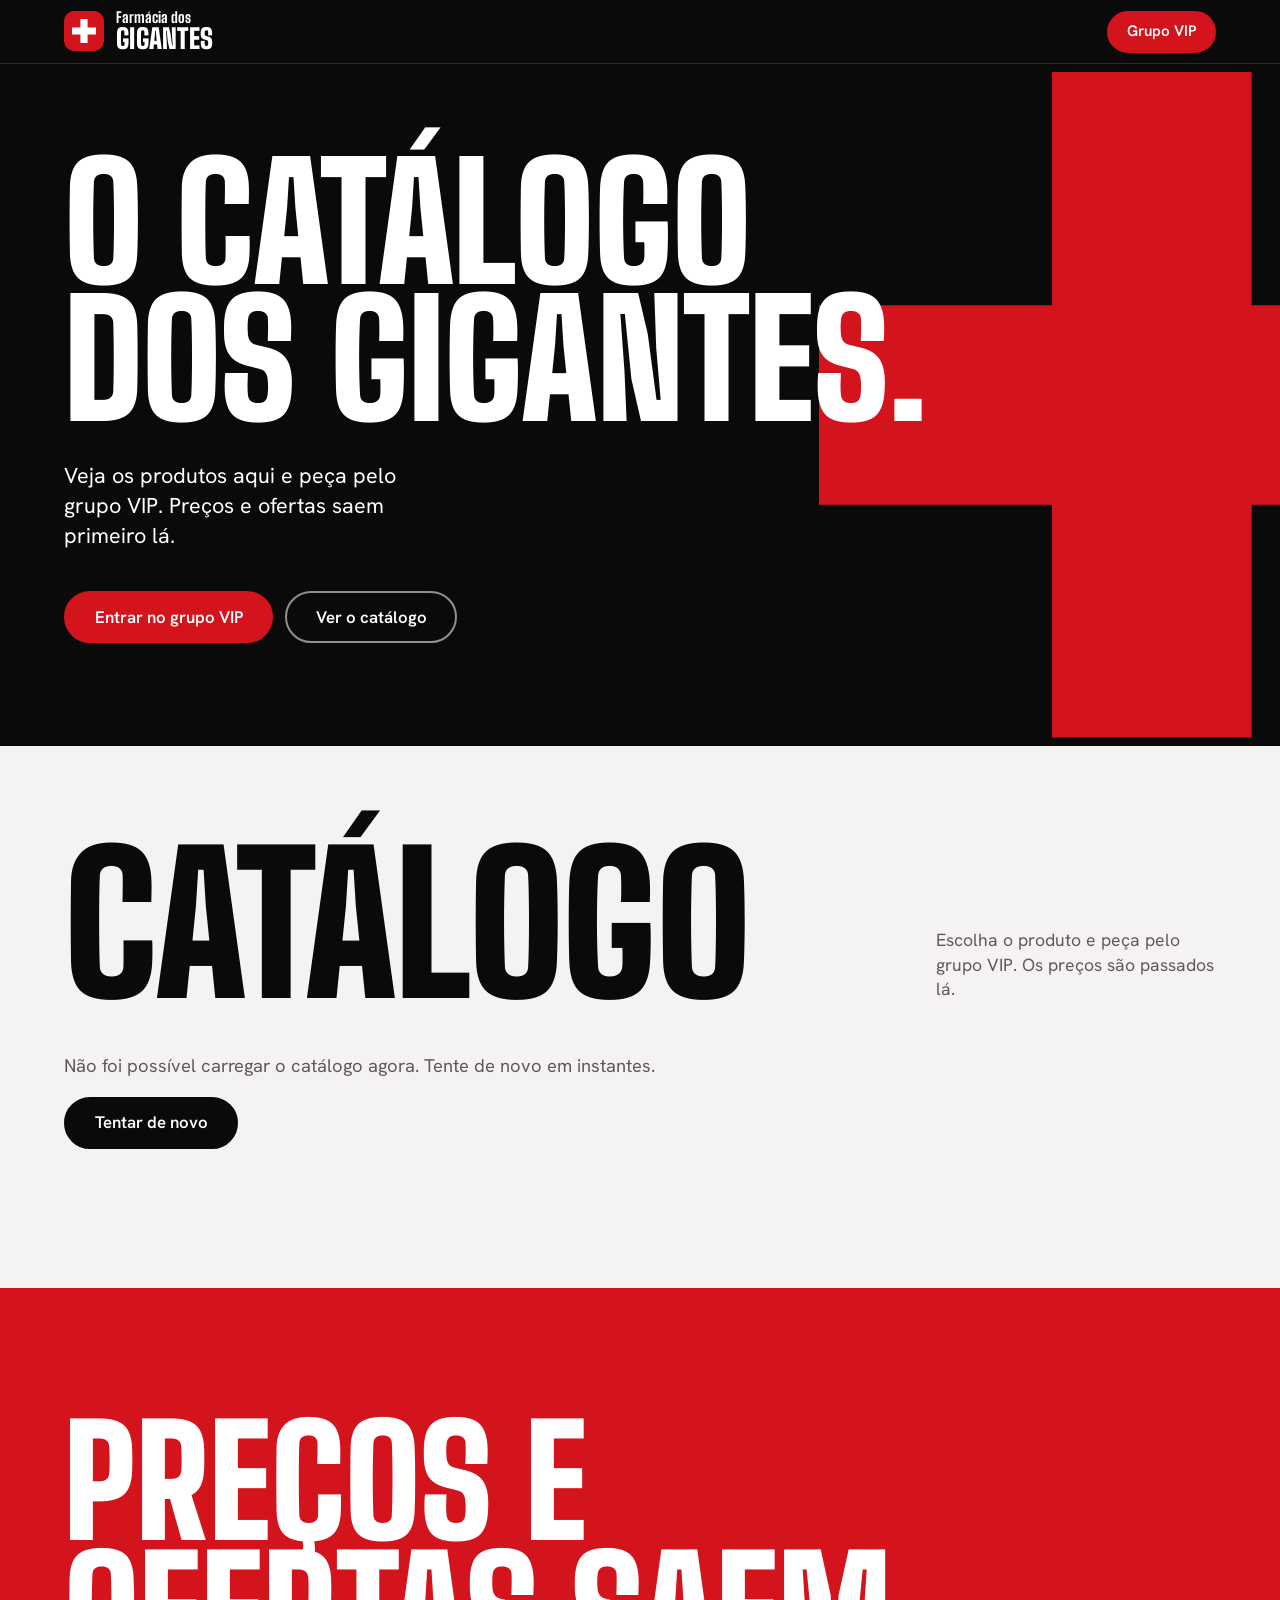
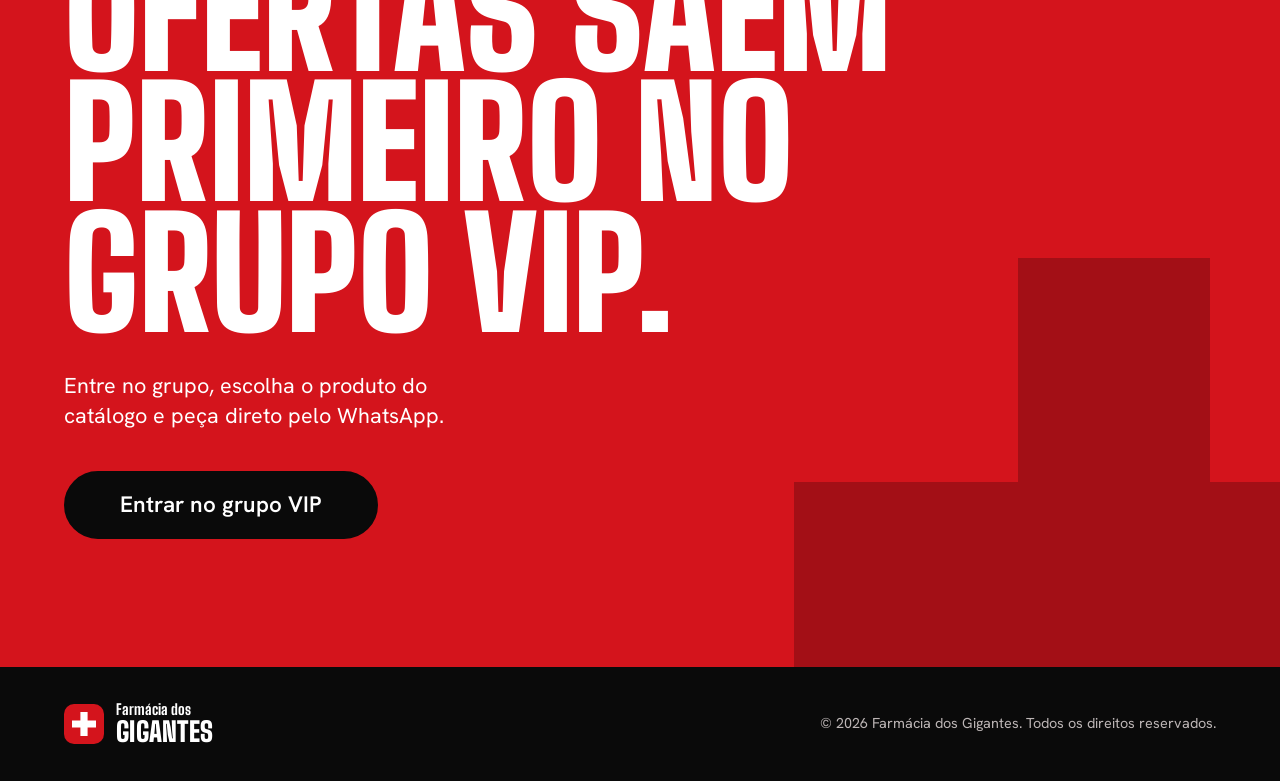
<file: index.html>
<!doctype html>
<html lang="pt-BR">
<head>
  <meta charset="utf-8">
  <meta name="viewport" content="width=device-width, initial-scale=1">
  <title>Farmácia dos Gigantes | Catálogo e grupo VIP</title>
  <meta name="description" content="Catálogo da Farmácia dos Gigantes. Veja os produtos e peça pelo nosso grupo VIP no WhatsApp, onde saem os preços e as ofertas.">
  <meta name="theme-color" content="#0A0A0A">

  <meta property="og:type" content="website">
  <meta property="og:locale" content="pt_BR">
  <meta property="og:site_name" content="Farmácia dos Gigantes">
  <meta property="og:title" content="Farmácia dos Gigantes | Catálogo e grupo VIP">
  <meta property="og:description" content="Veja o catálogo e peça pelo nosso grupo VIP no WhatsApp.">
  <meta property="og:url" content="https://farmacia-dos-gigantes.github.io/">
  <meta property="og:image" content="https://farmacia-dos-gigantes.github.io/assets/og-image.png">
  <meta property="og:image:width" content="1200">
  <meta property="og:image:height" content="630">
  <meta name="twitter:card" content="summary_large_image">

  <link rel="icon" href="assets/favicon.svg" type="image/svg+xml">
  <link rel="apple-touch-icon" href="assets/apple-touch-icon.png">

  <link rel="preload" href="assets/fonts/big-shoulders.woff2" as="font" type="font/woff2" crossorigin>
  <link rel="stylesheet" href="style.css">

  <script type="application/ld+json">
  {
    "@context": "https://schema.org",
    "@type": "Pharmacy",
    "name": "Farmácia dos Gigantes",
    "url": "https://farmacia-dos-gigantes.github.io/",
    "description": "Catálogo de produtos da Farmácia dos Gigantes, com preços e ofertas no grupo VIP do WhatsApp."
  }
  </script>
</head>
<body>
  <!-- Símbolo da cruz, usado na logo e nos blocos grandes -->
  <svg width="0" height="0" style="position:absolute" aria-hidden="true" focusable="false">
    <symbol id="cruz" viewBox="0 0 100 100"><path d="M35 0h30v35h35v30H65v35H35V65H0V35h35z"/></symbol>
  </svg>

  <a class="skip" href="#catalogo">Pular para o catálogo</a>

  <header class="top">
    <a class="brand" href="#inicio">
      <svg class="brand__mark" viewBox="0 0 40 40" aria-hidden="true" focusable="false">
        <rect width="40" height="40" rx="10" fill="#D4141C"/>
        <use href="#cruz" x="8" y="8" width="24" height="24" fill="#fff"/>
      </svg>
      <span class="brand__text"><span>Farmácia dos</span><strong>Gigantes</strong></span>
    </a>
    <a class="btn btn--sm" data-group-link href="#grupo">Grupo VIP</a>
  </header>

  <main>
    <section class="hero" id="inicio">
      <svg class="hero__cruz" viewBox="0 0 100 100" aria-hidden="true" focusable="false"><use href="#cruz"/></svg>
      <div class="hero__in">
        <h1>O catálogo<br>dos Gigantes.</h1>
        <p>Veja os produtos aqui e peça pelo grupo VIP. Preços e ofertas saem primeiro lá.</p>
        <div class="hero__actions">
          <a class="btn" data-group-link href="#grupo">Entrar no grupo VIP</a>
          <a class="btn btn--ghost" href="#catalogo">Ver o catálogo</a>
        </div>
      </div>
    </section>

    <section class="catalog" id="catalogo" aria-labelledby="catalogo-titulo">
      <div class="catalog__in">
        <div class="catalog__head">
          <h2 id="catalogo-titulo">Catálogo</h2>
          <p>Escolha o produto e peça pelo grupo VIP. Os preços são passados lá.</p>
        </div>

        <p class="catalog__status" id="status" role="status">Carregando o catálogo...</p>
        <ul class="grid" id="produtos"></ul>
        <noscript><p class="catalog__status">Ative o JavaScript do navegador para ver o catálogo.</p></noscript>
      </div>
    </section>

    <section class="vip" id="grupo">
      <svg class="vip__cruz" viewBox="0 0 100 100" aria-hidden="true" focusable="false"><use href="#cruz"/></svg>
      <div class="vip__in">
        <h2>Preços e ofertas saem primeiro no grupo VIP.</h2>
        <p>Entre no grupo, escolha o produto do catálogo e peça direto pelo WhatsApp.</p>
        <a class="btn btn--dark btn--xl" data-group-link href="#grupo">Entrar no grupo VIP</a>
      </div>
    </section>
  </main>

  <footer class="foot">
    <div class="foot__in">
      <a class="brand" href="#inicio">
        <svg class="brand__mark" viewBox="0 0 40 40" aria-hidden="true" focusable="false">
          <rect width="40" height="40" rx="10" fill="#D4141C"/>
          <use href="#cruz" x="8" y="8" width="24" height="24" fill="#fff"/>
        </svg>
        <span class="brand__text"><span>Farmácia dos</span><strong>Gigantes</strong></span>
      </a>
      <p>&copy; 2026 Farmácia dos Gigantes. Todos os direitos reservados.</p>
    </div>
  </footer>

  <div class="toast" role="status" hidden></div>
  <script src="script.js" defer></script>
</body>
</html>
</file>
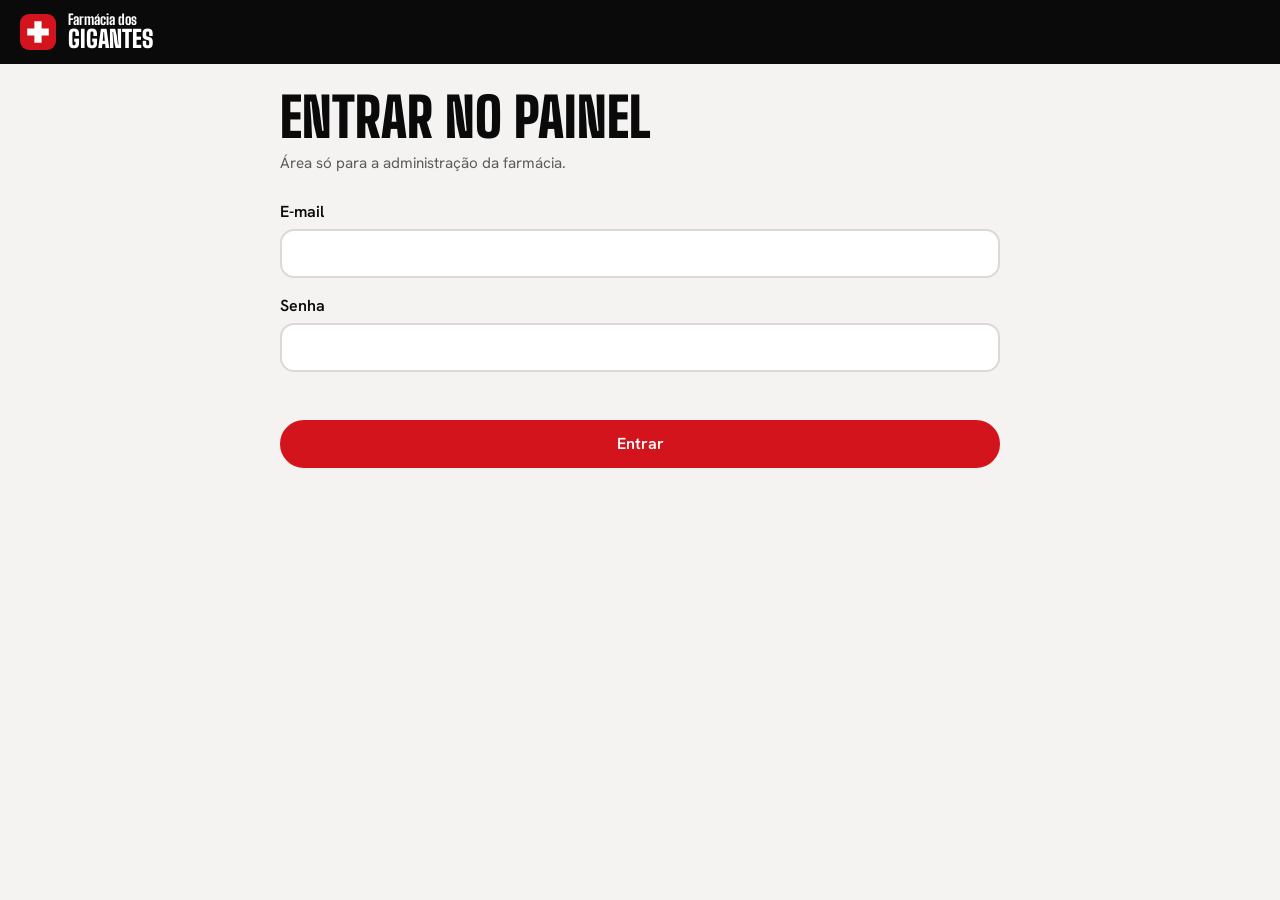
<file: admin/index.html>
<!doctype html>
<html lang="pt-BR">
<head>
  <meta charset="utf-8">
  <meta name="viewport" content="width=device-width, initial-scale=1">
  <title>Painel | Farmácia dos Gigantes</title>
  <meta name="robots" content="noindex, nofollow">
  <meta name="theme-color" content="#0A0A0A">
  <link rel="icon" href="../assets/favicon.svg" type="image/svg+xml">
  <link rel="stylesheet" href="admin.css">
</head>
<body>
  <header class="bar">
    <span class="brand">
      <svg class="brand__mark" viewBox="0 0 40 40" aria-hidden="true" focusable="false">
        <rect width="40" height="40" rx="10" fill="#D4141C"/>
        <path fill="#fff" d="M16 8h8v8h8v8h-8v8h-8v-8H8v-8h8z"/>
      </svg>
      <span class="brand__text"><span>Farmácia dos</span><strong>Gigantes</strong></span>
    </span>
    <button type="button" class="btn btn--ghost btn--sm" id="sair" hidden>Sair</button>
  </header>

  <main class="wrap">
    <p id="carregando" role="status">Carregando...</p>

    <section id="login" hidden aria-labelledby="login-titulo">
      <h1 id="login-titulo">Entrar no painel</h1>
      <p class="hint">Área só para a administração da farmácia.</p>
      <form id="login-form" class="stack" autocomplete="on">
        <label for="l-email">E-mail</label>
        <input id="l-email" type="email" autocomplete="username" required>
        <label for="l-senha">Senha</label>
        <input id="l-senha" type="password" autocomplete="current-password" required>
        <p class="erro" id="login-erro" role="alert"></p>
        <button type="submit" class="btn btn--red" id="login-btn">Entrar</button>
      </form>
    </section>

    <section id="painel" hidden aria-labelledby="painel-titulo">
      <div class="head">
        <h1 id="painel-titulo">Produtos</h1>
        <button type="button" class="btn btn--red" id="novo">Novo produto</button>
      </div>
      <p class="hint">A ordem desta lista é a ordem do site. Produto escondido não aparece para os clientes.</p>
      <p class="msg" id="msg" role="status"></p>
      <ol class="lista" id="lista"></ol>
      <p class="rodape"><a href="../">Ver o site</a></p>
    </section>
  </main>

  <dialog id="dlg" aria-labelledby="dlg-titulo">
    <form id="form" class="stack" novalidate>
      <h2 id="dlg-titulo">Novo produto</h2>

      <div class="foto">
        <div class="foto__box">
          <img id="f-prev" alt="" hidden>
          <span id="f-vazio">Sem foto</span>
        </div>
        <div class="foto__acoes">
          <input id="f-foto" type="file" accept="image/*" class="visually-hidden">
          <label class="btn btn--dark btn--sm" for="f-foto">Escolher foto</label>
          <button type="button" class="btn btn--ghost-dark btn--sm" id="f-remover" hidden>Tirar foto</button>
        </div>
      </div>

      <label for="f-nome">Nome do produto</label>
      <input id="f-nome" maxlength="120" required>

      <label for="f-desc">Descrição (opcional)</label>
      <textarea id="f-desc" rows="3" maxlength="300"></textarea>

      <div class="duas">
        <div>
          <label for="f-preco">Preço (R$)</label>
          <input id="f-preco" inputmode="decimal" placeholder="Ex.: 29,90">
        </div>
        <div>
          <label for="f-promo">Preço promocional (R$)</label>
          <input id="f-promo" inputmode="decimal" placeholder="Ex.: 24,90">
        </div>
      </div>
      <p class="hint">Sem preço, o cartão mostra "Consulte no grupo". Com promoção, o preço normal aparece riscado.</p>

      <label class="check"><input id="f-ativo" type="checkbox" checked> Mostrar este produto no site</label>

      <p class="erro" id="f-erro" role="alert"></p>
      <div class="botoes">
        <button type="button" class="btn btn--ghost-dark" id="f-cancelar">Cancelar</button>
        <button type="submit" class="btn btn--red" id="f-salvar">Salvar</button>
      </div>
    </form>
  </dialog>

  <script src="admin.js" defer></script>
</body>
</html>
</file>
<file: style.css>
/* Farmácia dos Gigantes — vermelho e preto, catálogo em primeiro plano */

@font-face {
  font-family: "Big Shoulders Display";
  src: url(assets/fonts/big-shoulders.woff2) format("woff2");
  font-weight: 800 900;
  font-display: swap;
}
@font-face {
  font-family: "Hanken Grotesk";
  src: url(assets/fonts/hanken.woff2) format("woff2");
  font-weight: 400 600;
  font-display: swap;
}

:root {
  --preto: #0a0a0a;
  --vermelho: #d4141c;
  --vermelho-vivo: #ff4a4f;
  --gelo: #f5f3f2;
  --cinza: #5f5959;
  --branco: #ffffff;

  --display: "Big Shoulders Display", "Arial Narrow", Impact, sans-serif;
  --texto: "Hanken Grotesk", system-ui, -apple-system, "Segoe UI", sans-serif;

  --gutter: clamp(20px, 5vw, 64px);
  --max: 1320px;
  --header: 64px;
  --focus: var(--vermelho-vivo);
}

*, *::before, *::after { box-sizing: border-box; }

html {
  scroll-behavior: smooth;
  scroll-padding-top: calc(var(--header) + 16px);
  -webkit-text-size-adjust: 100%;
}

body {
  margin: 0;
  background: var(--preto);
  color: var(--branco);
  font-family: var(--texto);
  font-size: 1rem;
  line-height: 1.5;
  -webkit-font-smoothing: antialiased;
}

h1, h2, h3, p, ul { margin: 0; }
ul { padding: 0; list-style: none; }
a { color: inherit; }

:focus-visible {
  outline: 3px solid var(--focus);
  outline-offset: 3px;
}

.skip {
  position: absolute;
  left: 16px;
  top: -80px;
  z-index: 100;
  padding: 10px 16px;
  border-radius: 999px;
  background: var(--branco);
  color: var(--preto);
  font-weight: 600;
}
.skip:focus { top: 12px; }

/* ---------- botões ---------- */
.btn {
  display: inline-flex;
  align-items: center;
  justify-content: center;
  min-height: 52px;
  padding: 0.7em 1.7em;
  border: 2px solid var(--vermelho);
  border-radius: 999px;
  background: var(--vermelho);
  color: var(--branco);
  font-family: var(--texto);
  font-size: 1.05rem;
  font-weight: 600;
  line-height: 1.1;
  text-align: center;
  text-decoration: none;
  cursor: pointer;
  transition: background-color 0.18s, color 0.18s, border-color 0.18s;
}
.btn:hover { background: var(--branco); border-color: var(--branco); color: var(--preto); }

.btn--sm { min-height: 42px; padding: 0.5em 1.2em; font-size: 0.95rem; }

.btn--ghost { background: transparent; border-color: rgba(255, 255, 255, 0.55); }
.btn--ghost:hover { background: var(--branco); border-color: var(--branco); color: var(--preto); }

.btn--dark { background: var(--preto); border-color: var(--preto); }
.btn--dark:hover { background: var(--vermelho); border-color: var(--vermelho); color: var(--branco); }

.btn--xl { min-height: 68px; padding: 0.7em 2.4em; font-size: clamp(1.1rem, 2.6vw, 1.4rem); }

/* ---------- topo ---------- */
.top {
  position: sticky;
  top: 0;
  z-index: 50;
  display: flex;
  align-items: center;
  justify-content: space-between;
  gap: 16px;
  min-height: var(--header);
  padding: 8px var(--gutter);
  background: var(--preto);
  border-bottom: 1px solid rgba(255, 255, 255, 0.14);
}

.brand {
  display: inline-flex;
  align-items: center;
  gap: 12px;
  text-decoration: none;
}
.brand__mark { width: 40px; height: 40px; flex: none; }
.brand__text { display: flex; flex-direction: column; line-height: 1; font-family: var(--display); }
.brand__text span { font-size: 0.92rem; font-weight: 800; }
.brand__text strong { font-size: 1.7rem; font-weight: 900; text-transform: uppercase; letter-spacing: 0.01em; }

/* ---------- abertura ---------- */
.hero {
  position: relative;
  overflow: hidden;
  isolation: isolate;
  background: var(--preto);
}

.hero__cruz {
  position: absolute;
  z-index: -1;
  top: 50%;
  right: -16vw;
  width: clamp(300px, 52vw, 700px);
  height: auto;
  fill: var(--vermelho);
  transform: translateY(-50%);
  animation: cruz-entra 0.9s cubic-bezier(0.2, 0.8, 0.2, 1) both;
}

@keyframes cruz-entra {
  from { opacity: 0; transform: translateY(-50%) rotate(-30deg) scale(0.7); }
  to { opacity: 1; transform: translateY(-50%) rotate(0) scale(1); }
}

.hero__in {
  max-width: var(--max);
  margin: 0 auto;
  padding: clamp(32px, 7vw, 96px) var(--gutter) clamp(40px, 8vw, 112px);
}

.hero h1 {
  font-family: var(--display);
  font-size: clamp(3.6rem, 13vw, 10rem);
  font-weight: 900;
  line-height: 0.86;
  letter-spacing: -0.005em;
  text-transform: uppercase;
}

.hero p {
  max-width: 30ch;
  margin-top: clamp(20px, 3vw, 32px);
  font-size: clamp(1.1rem, 2.2vw, 1.35rem);
  line-height: 1.4;
}

.hero__actions {
  display: flex;
  flex-wrap: wrap;
  gap: 12px;
  margin-top: clamp(24px, 3.5vw, 40px);
}

/* ---------- catálogo ---------- */
.catalog {
  --focus: var(--preto);
  background: var(--gelo);
  color: var(--preto);
  padding: clamp(52px, 8vw, 112px) var(--gutter) clamp(64px, 9vw, 128px);
}

.catalog__in { max-width: var(--max); margin: 0 auto; }

.catalog__head {
  display: flex;
  flex-wrap: wrap;
  align-items: flex-end;
  justify-content: space-between;
  gap: 16px 48px;
  margin-bottom: clamp(28px, 4vw, 56px);
}

.catalog h2 {
  font-family: var(--display);
  font-size: clamp(4.4rem, 15vw, 12rem);
  font-weight: 900;
  line-height: 0.8;
  letter-spacing: -0.01em;
  text-transform: uppercase;
}

.catalog__head p {
  max-width: 28ch;
  color: var(--cinza);
  font-size: 1.1rem;
  line-height: 1.4;
}

.grid {
  display: grid;
  grid-template-columns: 1fr;
  gap: clamp(16px, 2.4vw, 32px);
}

.card {
  display: flex;
  flex-direction: column;
  overflow: hidden;
  border-radius: clamp(24px, 3vw, 40px);
  background: var(--branco);
}

.media {
  position: relative;
  isolation: isolate;
  overflow: hidden;
  aspect-ratio: 4 / 3;
  background: var(--bg);
}

.media[data-tone="vermelho"] { --bg: var(--vermelho); }
.media[data-tone="preto"] { --bg: var(--preto); }

/* disco de luz atrás da foto */
.media::before {
  content: "";
  position: absolute;
  z-index: -1;
  top: 50%;
  left: 50%;
  width: 80%;
  aspect-ratio: 1;
  border-radius: 50%;
  background: rgba(255, 255, 255, 0.1);
  transform: translate(-50%, -48%);
}

/* a foto do produto preenche o quadro, acima do disco */
.media img {
  position: absolute;
  inset: 0;
  z-index: 1;
  width: 100%;
  height: 100%;
  object-fit: cover;
}

.catalog__status {
  margin-bottom: 24px;
  color: var(--cinza);
  font-size: 1.15rem;
}

.catalog__status .btn { margin-top: 16px; display: flex; width: fit-content; }

.card__body {
  display: flex;
  flex: 1;
  flex-direction: column;
  gap: 8px;
  padding: clamp(20px, 2.6vw, 32px);
}

.card h3 {
  font-family: var(--display);
  font-size: clamp(2.1rem, 3.6vw, 2.9rem);
  font-weight: 800;
  line-height: 0.95;
}

.card p { color: var(--cinza); max-width: 36ch; }

.card__foot {
  display: flex;
  flex-wrap: wrap;
  align-items: center;
  justify-content: space-between;
  gap: 12px 20px;
  margin-top: auto;
  padding-top: 20px;
}

.price { color: var(--vermelho); font-weight: 600; }
.price__old { margin-right: 0.5em; color: var(--cinza); font-weight: 400; }
.price__now { font-size: 1.3rem; }

/* ---------- bloco do grupo VIP ---------- */
.vip {
  position: relative;
  overflow: hidden;
  isolation: isolate;
  background: var(--vermelho);
  color: var(--branco);
}

.vip__cruz {
  position: absolute;
  z-index: -1;
  right: -12vw;
  bottom: -18vw;
  width: clamp(320px, 50vw, 680px);
  height: auto;
  fill: #a30f16;
}

.vip__in {
  max-width: var(--max);
  margin: 0 auto;
  padding: clamp(64px, 10vw, 144px) var(--gutter);
}

.vip h2 {
  max-width: 11ch;
  font-family: var(--display);
  font-size: clamp(3.8rem, 12vw, 9.5rem);
  font-weight: 900;
  line-height: 0.86;
  text-transform: uppercase;
}

.vip p {
  max-width: 32ch;
  margin: clamp(20px, 3vw, 32px) 0 clamp(24px, 3.5vw, 40px);
  font-size: clamp(1.1rem, 2.2vw, 1.35rem);
  line-height: 1.4;
}

/* ---------- rodapé ---------- */
.foot { background: var(--preto); }

.foot__in {
  display: flex;
  flex-wrap: wrap;
  align-items: center;
  justify-content: space-between;
  gap: 20px 32px;
  max-width: var(--max);
  margin: 0 auto;
  padding: 36px var(--gutter);
}

.foot p { color: #bdb6b6; font-size: 0.9rem; }

/* ---------- aviso ---------- */
.toast {
  position: fixed;
  left: 50%;
  bottom: 24px;
  z-index: 200;
  max-width: calc(100% - 32px);
  padding: 14px 22px;
  border-radius: 999px;
  background: var(--branco);
  color: var(--preto);
  font-weight: 600;
  text-align: center;
  transform: translateX(-50%);
  box-shadow: 0 8px 30px rgba(0, 0, 0, 0.35);
}
.toast[hidden] { display: none; }

/* ---------- telas maiores ---------- */
@media (min-width: 760px) {
  .grid { grid-template-columns: repeat(2, 1fr); }
  .media { aspect-ratio: 5 / 4; }
}

@media (max-width: 420px) {
  .brand__text strong { font-size: 1.45rem; }
  .brand__mark { width: 36px; height: 36px; }
  .hero__actions .btn { flex: 1 1 100%; }
  .card__foot .btn { flex: 1 1 100%; }
  .price { flex: 1 1 100%; }
}

@media (prefers-reduced-motion: reduce) {
  html { scroll-behavior: auto; }
  .hero__cruz { animation: none; }
  .btn { transition: none; }
}

/* texto só para leitores de tela */
.sr {
  position: absolute;
  width: 1px;
  height: 1px;
  overflow: hidden;
  clip-path: inset(50%);
  white-space: nowrap;
}
</file>
<file: admin/admin.css>
/* Painel da Farmácia dos Gigantes — claro, simples, feito para o celular */

@font-face {
  font-family: "Big Shoulders Display";
  src: url(../assets/fonts/big-shoulders.woff2) format("woff2");
  font-weight: 800 900;
  font-display: swap;
}
@font-face {
  font-family: "Hanken Grotesk";
  src: url(../assets/fonts/hanken.woff2) format("woff2");
  font-weight: 400 600;
  font-display: swap;
}

:root {
  --preto: #0a0a0a;
  --vermelho: #d4141c;
  --vermelho-escuro: #a30f16;
  --gelo: #f5f3f2;
  --cinza: #5f5959;
  --linha: #ddd7d6;
  --branco: #fff;
  --display: "Big Shoulders Display", "Arial Narrow", Impact, sans-serif;
  --texto: "Hanken Grotesk", system-ui, -apple-system, "Segoe UI", sans-serif;
}

*, *::before, *::after { box-sizing: border-box; }
[hidden] { display: none !important; }
html { -webkit-text-size-adjust: 100%; }
body {
  margin: 0;
  background: var(--gelo);
  color: var(--preto);
  font-family: var(--texto);
  font-size: 1rem;
  line-height: 1.45;
}
h1, h2, p, ol { margin: 0; }
ol { padding: 0; list-style: none; }
a { color: var(--vermelho-escuro); }

:focus-visible { outline: 3px solid var(--preto); outline-offset: 3px; }
.visually-hidden {
  position: absolute; width: 1px; height: 1px; overflow: hidden; clip-path: inset(50%); white-space: nowrap;
}

/* ---------- topo ---------- */
.bar {
  position: sticky; top: 0; z-index: 10;
  display: flex; align-items: center; justify-content: space-between; gap: 12px;
  min-height: 64px; padding: 8px 20px;
  background: var(--preto); color: var(--branco);
}
.brand { display: inline-flex; align-items: center; gap: 12px; }
.brand__mark { width: 36px; height: 36px; flex: none; }
.brand__text { display: flex; flex-direction: column; line-height: 1; font-family: var(--display); }
.brand__text span { font-size: 0.9rem; font-weight: 800; }
.brand__text strong { font-size: 1.5rem; font-weight: 900; text-transform: uppercase; }

.wrap { max-width: 760px; margin: 0 auto; padding: 28px 20px 64px; }

h1 {
  font-family: var(--display);
  font-size: clamp(2.4rem, 8vw, 3.4rem);
  font-weight: 900;
  line-height: 0.95;
  text-transform: uppercase;
}
h2 { font-family: var(--display); font-size: 2rem; font-weight: 800; line-height: 1; }
.hint { color: var(--cinza); font-size: 0.95rem; margin: 8px 0 16px; }
.head { display: flex; flex-wrap: wrap; align-items: center; justify-content: space-between; gap: 12px; }
.rodape { margin-top: 32px; }

/* ---------- botões ---------- */
.btn {
  display: inline-flex; align-items: center; justify-content: center;
  min-height: 48px; padding: 0.6em 1.4em;
  border: 2px solid var(--preto); border-radius: 999px;
  background: var(--preto); color: var(--branco);
  font: 600 1rem/1.1 var(--texto); text-align: center; text-decoration: none; cursor: pointer;
}
.btn--sm { min-height: 40px; padding: 0.45em 1em; font-size: 0.92rem; }
.btn--red { background: var(--vermelho); border-color: var(--vermelho); }
.btn--red:hover { background: var(--vermelho-escuro); border-color: var(--vermelho-escuro); }
.btn--dark:hover { background: var(--vermelho); border-color: var(--vermelho); }
.btn--ghost { background: transparent; border-color: rgba(255, 255, 255, 0.55); }
.btn--ghost:hover { background: var(--branco); color: var(--preto); }
.btn--ghost-dark { background: transparent; color: var(--preto); }
.btn--ghost-dark:hover { background: var(--preto); color: var(--branco); }
.btn[disabled], button[disabled] { opacity: 0.4; cursor: not-allowed; }
.bar .btn--ghost:focus-visible { outline-color: var(--branco); }

/* ---------- formulários ---------- */
.stack { display: flex; flex-direction: column; gap: 6px; }
label { font-weight: 600; margin-top: 10px; }
input, textarea {
  width: 100%; padding: 12px 14px;
  border: 2px solid var(--linha); border-radius: 14px;
  background: var(--branco); color: var(--preto);
  font: 400 1rem/1.3 var(--texto);
}
input:focus, textarea:focus { border-color: var(--preto); outline: none; box-shadow: 0 0 0 3px rgba(10, 10, 10, 0.15); }
.erro { min-height: 1.4em; margin-top: 6px; color: var(--vermelho-escuro); font-weight: 600; }
.duas { display: grid; grid-template-columns: 1fr 1fr; gap: 12px; }
.check { display: flex; align-items: center; gap: 10px; margin-top: 14px; }
.check input { width: 22px; height: 22px; accent-color: var(--vermelho); }
.botoes { display: flex; flex-wrap: wrap; gap: 12px; margin-top: 8px; }
.botoes .btn { flex: 1 1 140px; }
#login-btn { margin-top: 8px; }
.msg { min-height: 1.4em; margin-bottom: 8px; font-weight: 600; }
.msg.is-erro { color: var(--vermelho-escuro); }

/* ---------- lista ---------- */
.lista { display: flex; flex-direction: column; gap: 12px; }
.item {
  display: grid; grid-template-columns: 84px 1fr; gap: 12px 14px; align-items: start;
  padding: 14px; background: var(--branco); border-radius: 20px;
}
.item.is-off { background: #ebe7e6; }
.item.is-off .thumb, .item.is-off .info { opacity: 0.6; }
.thumb {
  width: 84px; height: 84px; border-radius: 14px; overflow: hidden;
  background: var(--preto); display: grid; place-items: center; color: #bdb6b6; font-size: 0.75rem;
}
.thumb img { width: 100%; height: 100%; object-fit: cover; display: block; }
.info { display: flex; flex-direction: column; gap: 2px; min-width: 0; }
.info strong { font-size: 1.1rem; overflow-wrap: anywhere; }
.info .preco { color: var(--cinza); font-size: 0.95rem; }
.info .preco s { margin-right: 6px; }
.info .preco b { color: var(--vermelho-escuro); }
.badge {
  align-self: flex-start; margin-top: 4px; padding: 2px 10px;
  border-radius: 999px; background: var(--preto); color: var(--branco); font-size: 0.8rem; font-weight: 600;
}
.acoes { grid-column: 1 / -1; display: flex; flex-wrap: wrap; gap: 8px; }
.acoes .btn { flex: 1 1 auto; min-width: 84px; }
.vazio { padding: 28px 20px; background: var(--branco); border-radius: 20px; color: var(--cinza); }

/* ---------- janela de cadastro ---------- */
dialog {
  width: min(560px, calc(100% - 24px)); max-height: calc(100% - 24px);
  padding: 22px; border: 0; border-radius: 24px; background: var(--gelo); color: var(--preto);
}
dialog::backdrop { background: rgba(10, 10, 10, 0.65); }
.foto { display: flex; flex-wrap: wrap; align-items: center; gap: 16px; margin-top: 6px; }
.foto__box {
  width: 132px; height: 132px; border-radius: 18px; overflow: hidden;
  background: var(--preto); display: grid; place-items: center; color: #bdb6b6; font-size: 0.9rem;
}
.foto__box img { width: 100%; height: 100%; object-fit: cover; }
.foto__acoes { display: flex; flex-direction: column; align-items: flex-start; gap: 8px; }
.foto__acoes label { margin-top: 0; cursor: pointer; }
.foto__acoes input:focus-visible + label { outline: 3px solid var(--preto); outline-offset: 3px; }

@media (max-width: 420px) {
  .duas { grid-template-columns: 1fr; }
  .wrap { padding-inline: 16px; }
}
</file>
